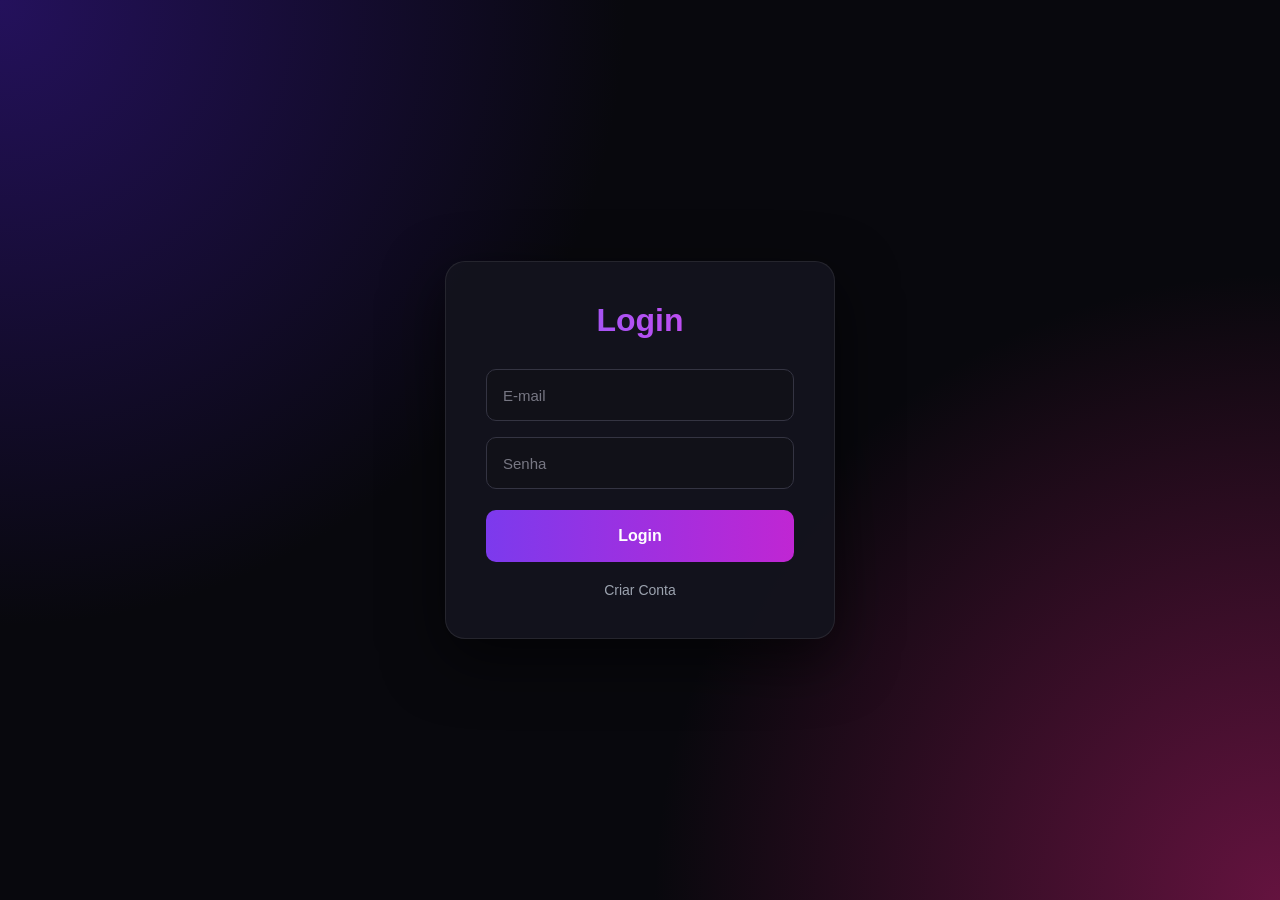
<file: index.html>
<!doctype html>
<html lang="pt-br">
  <head>
    <meta charset="UTF-8" />
    <meta name="viewport" content="width=device-width, initial-scale=1.0" />
    <title>Skins</title>
    <link rel="stylesheet" href="./assets/css/index.css">
    <script src="./assets/js/index.js" defer></script>
  </head>
  <body>
    <main>
      <section id="cadastro">
        <form action="home.html">
          <h2>Cadastro</h2>

          <input
            type="text"
            maxlength="10"
            placeholder="usuario"
            required
            class="campo"
            name="fusuario"
          />

          <input
            type="email"
            maxlength="70"
            placeholder="E-mail"
            required
            class="campo"
            name="femail"
          />

          <input
            type="password"
            maxlength="12"
            minlength="8"
            placeholder="Senha"
            required
            class="campo"
            name="fsenha"
          />

          <input
            type="password"
            maxlength="12"
            minlength="8"
            placeholder="Senha"
            required
            class="campo"
            name="fsenha2"
          />

          <button class="campo botao">Cadastrar</button>
          <a href="#" class="alternar">Já tem conta? Entre!</a>
        </form>
      </section>

      <section id="login">
        <form action="home.html">
          <h2>Login</h2>

          <input
            type="email"
            maxlength="70"
            placeholder="E-mail"
            required
            class="campo"
            name="femail"
          />

          <input
            type="password"
            maxlength="12"
            minlength="8"
            placeholder="Senha"
            required
            class="campo"
            name="fsenha"
          />

          <button class="campo botao">Login</button>
          <a href="#" class="alternar">Criar Conta</a>
        </form>
      </section>
    </main>
  </body>
</html>
</file>
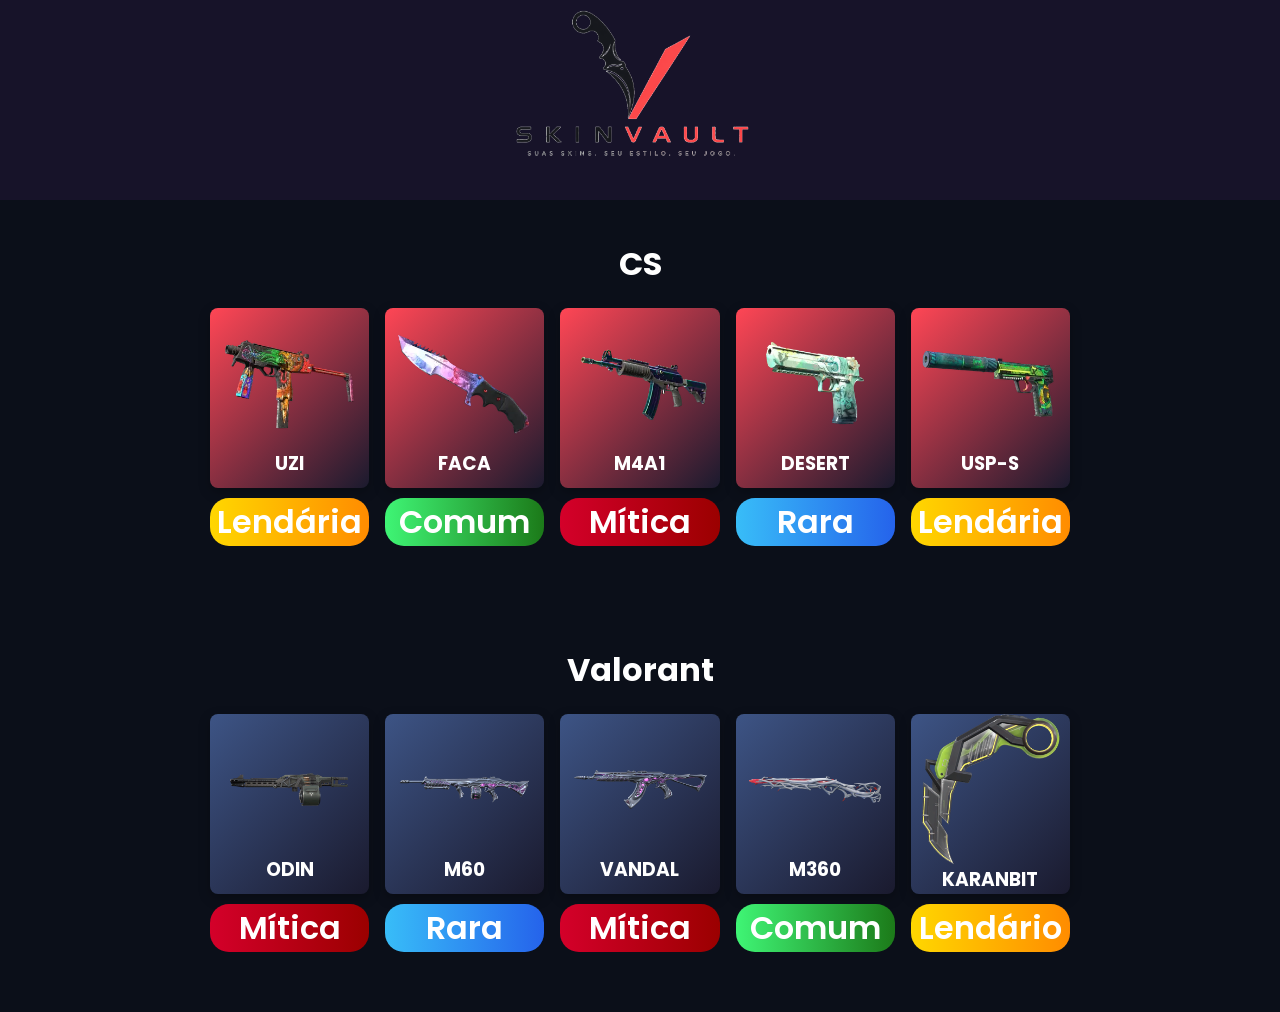
<file: home.html>
<!DOCTYPE html>
<html lang="pt-BR">
<head>
  <meta charset="UTF-8">
  <meta name="viewport" content="width=device-width, initial-scale=1.0">
  <title>Loja de Skin</title>
  <link rel="stylesheet" href="./assets/css/home.css">
</head>
<body>

  <header class="cabecalho">

    <img src="./img/logo.png" alt="Logo Skin Vault" class="logo">

  </header>

  <section class="secao-1" id="secao">
    <h2>CS</h2>

    <div class="grade">
      <div class="quadrado">
        <div class="imagem-skin">
          <img src="./img/skinCS1.png" alt="Skin CS 1">
          <h3>UZI</h3>
        </div>
        <h2 class="lendaria">Lendária</h2>
      </div>

      <div class="quadrado">
        <div class="imagem-skin">
          <img src="./img/skinCS2.png" alt="Skin CS 2">
          <h3>FACA</h3>
        </div>
        <h2 class="normal">Comum</h2>
      </div>

      <div class="quadrado">
        <div class="imagem-skin">
          <img src="./img/skinCS3.png" alt="Skin CS 3">
          <h3>M4A1</h3>
        </div>
        <h2 class="mitica">Mítica</h2>
      </div>

      <div class="quadrado">
        <div class="imagem-skin">
          <img src="./img/skinCS4.png" alt="Skin CS 4">
          <h3>DESERT</h3>
        </div>
        <h2 class="rara">Rara</h2>
      </div>

      <div class="quadrado">
        <div class="imagem-skin">
          <img src="./img/skinCS5.png" alt="Skin CS 5">
          <h3>USP-S</h3>
        </div>
        <h2 class="lendaria">Lendária</h2>
      </div>
    </div>
  </section>





  <section class="secao-2" id="secao">
    <h2>Valorant</h2>

    <div class="grade">
      <div class="quadrado">
        <div class="imagem-skin">
          <img src="./img/skinValorant.png" alt="Skin Valorant 1">
          <h3>ODIN</h3>
        </div>
        <h2 class="mitica">Mítica</h2>
      </div>

      <div class="quadrado">
        <div class="imagem-skin">
          <img src="./img/skinValorante2.png" alt="Skin Valorant 2">
          <h3>M60</h3>
        </div>
        <h2 class="rara">Rara</h2>
      </div>

      <div class="quadrado">
        <div class="imagem-skin">
          <img src="./img/skinValorante3.png" alt="Skin Valorant 3">
          <h3>VANDAL</h3>
        </div>
        <h2 class="mitica">Mítica</h2>
      </div>

      <div class="quadrado">
        <div class="imagem-skin">
          <img src="./img/skinValorante4.png" alt="Skin Valorant 4">
          <h3>M360</h3>
        </div>
        <h2 class="normal">Comum</h2>
      </div>

      <div class="quadrado">
        <div class="imagem-skin">
          <img src="./img/skinValorant5.png" alt="Skin Valorant 5">
          <h3>KARANBIT</h3>
        </div>
        <h2 class="lendaria">Lendário</h2>
      </div>
    </div>
  </section>

</body>
</html>
</file>
<file: assets/css/index.css>
* {
    margin: 0;
    padding: 0;
    box-sizing: border-box;
}




body {
    min-height: 100vh;
    display: flex;
    justify-content: center;
    align-items: center;
    font-family: Arial, Helvetica, sans-serif;
    background: radial-gradient(circle at top left, #24115c, transparent 40%), radial-gradient(circle at bottom right, #64133f, transparent 40%), #08080d;
    color: #ffffff;
}



main {
    width: 100%;
    max-width: 430px;
    padding: 20px;
}



section {
    width: 100%;
}

form {
    width: 100%;
    padding: 40px;
    background: rgba(20, 20, 30, 0.92);
    border: 1px solid rgba(255, 255, 255, 0.08);
    border-radius: 20px;
    box-shadow: 0 20px 60px rgba(0, 0, 0, 0.6);
}




h2 {
    text-align: center;
    margin-bottom: 30px;
    font-size: 32px;
    font-weight: 700;
    background: linear-gradient(90deg, #8b5cf6, #d946ef);
     -webkit-background-clip: text;
    -webkit-text-fill-color: transparent;
}




.campo {
    width: 100%;
}

input.campo {
    height: 52px;
    margin-bottom: 16px;
    padding: 0 16px;
    border: 1px solid #343442;
    border-radius: 10px;
    outline: none;
    background: #111118;
    color: #ffffff;
    font-size: 15px;
    transition: 0.3s;
}


input.campo::placeholder {
    color: #777783;
}


input.campo:focus {
    border-color: #8b5cf6;
    box-shadow: 0 0 0 3px rgba(139, 92, 246, 0.12), 0 0 20px rgba(139, 92, 246, 0.08);
}



button.botao {
    height: 52px;
    margin-top: 5px;
    margin-bottom: 20px;
    border: none;
    border-radius: 10px;
    background: linear-gradient(90deg, #7c3aed, #c026d3);
    color: white;
    font-size: 16px;
    font-weight: bold;
    cursor: pointer;
    transition: 0.3s;
}

button.botao:hover {
    transform: translateY(-2px);
    box-shadow: 0 8px 25px rgba(124, 58, 237, 0.35);
}



button.botao:active {
    transform: translateY(0);
}



.alternar {
    display: block;
    text-align: center;
    color: #9ca3af;
    font-size: 14px;
    text-decoration: none;
    transition: 0.3s;
}

.alternar:hover {
    color: #c084fc;
}


@media (max-width: 480px) {

    main {
        padding: 15px;
    }

    form {
        padding: 30px 22px;
    }

    h2 {
        font-size: 28px;
    }
}
</file>
<file: assets/css/home.css>
@import url('https://fonts.googleapis.com/css2?family=Poppins:wght@400;500;600;700;800&display=swap');

* {
  margin: 0;
  padding: 0;
  box-sizing: border-box;
  font-family: "Poppins", sans-serif;
}

body {
  background-color: #0B0F19;
 
}

.cabecalho {
    width: 100%;
    height: 200px; 
    background-color: #171329;

    display: flex;
    align-items: center;
    justify-content: center;

    overflow: hidden;
}

.logo {
    width: 250px; 
    height: auto;
    display: block;
}


.cabecalho h1 {
  font-size: 5rem;
  margin-bottom: 8px;
}

.cabecalho p {
  font-size: 1rem;
}


#secao {
  padding: 40px 20px;
  max-width: 900px;
  margin: 0 auto;
}

#secao  h2 {
  margin-bottom: 20px;
  font-size: 2rem;
  text-align: center;
  color: white;
}


.grade {
  display: grid;
  grid-template-columns: repeat(5, 1fr);
  gap: 16px;
  width: 100%;
}


.quadrado {
  min-width: 0;
  text-align: center;
  transition: transform 0.25s ease, box-shadow 0.25s ease;
}


.imagem-skin {
  width: 100%;
  height: 180px;
  display: flex;
  flex-direction: column;
  align-items: center;
  justify-content: center;
  padding: 10px;
  overflow: hidden;
  border-radius: 8px;
  background: linear-gradient(135deg, #ff4655, #1a1a2e);
  box-shadow: 0 4px 12px rgba(0, 0, 0, 0.25);
}

h3{
  color: #ffff;
}



.imagem-skin img {
  width: 100%;
  height: 100%;
  object-fit: contain;
  display: block;
}


.quadrado h2 {
  margin-top: 10px;
  font-size: 1.5rem;
  font-weight: 600;
  text-align: center;
  color: #ffff;
}


.quadrado:hover {
  transform: translateY(-6px) scale(1.02);
}

.quadrado:hover .imagem-skin {
  box-shadow: 0 10px 20px rgba(0, 0, 0, 0.35);
}


.secao-1 .imagem-skin {
  background: linear-gradient(135deg, #ff4655, #1a1a2e);
}

.secao-2 .imagem-skin {
  background: linear-gradient(135deg, #3d5485, #1a1a2e);
}


@media (max-width: 800px) {
  #secao {
    max-width: 100%;
  }

  .grade {
    grid-template-columns: repeat(5, minmax(120px, 1fr));
    overflow-x: auto;
    padding-bottom: 10px;
  }

  .imagem-skin {
    height: 160px;
  }

  .cabecalho h1 {
    font-size: 3.5rem;
  }
}




.lendaria{
background: linear-gradient(90deg, #FFD700, #FF8C00);
border-radius: 19px;
}


.mitica{
background: linear-gradient(90deg, #d4002a, #9B0000);
border-radius: 19px;
}

.normal{
background: linear-gradient(90deg, #3ff575, #1c7a19);
border-radius: 19px;
}

.rara{
background: linear-gradient(90deg, #38BDF8, #2563EB);
border-radius: 19px;
}
</file>
